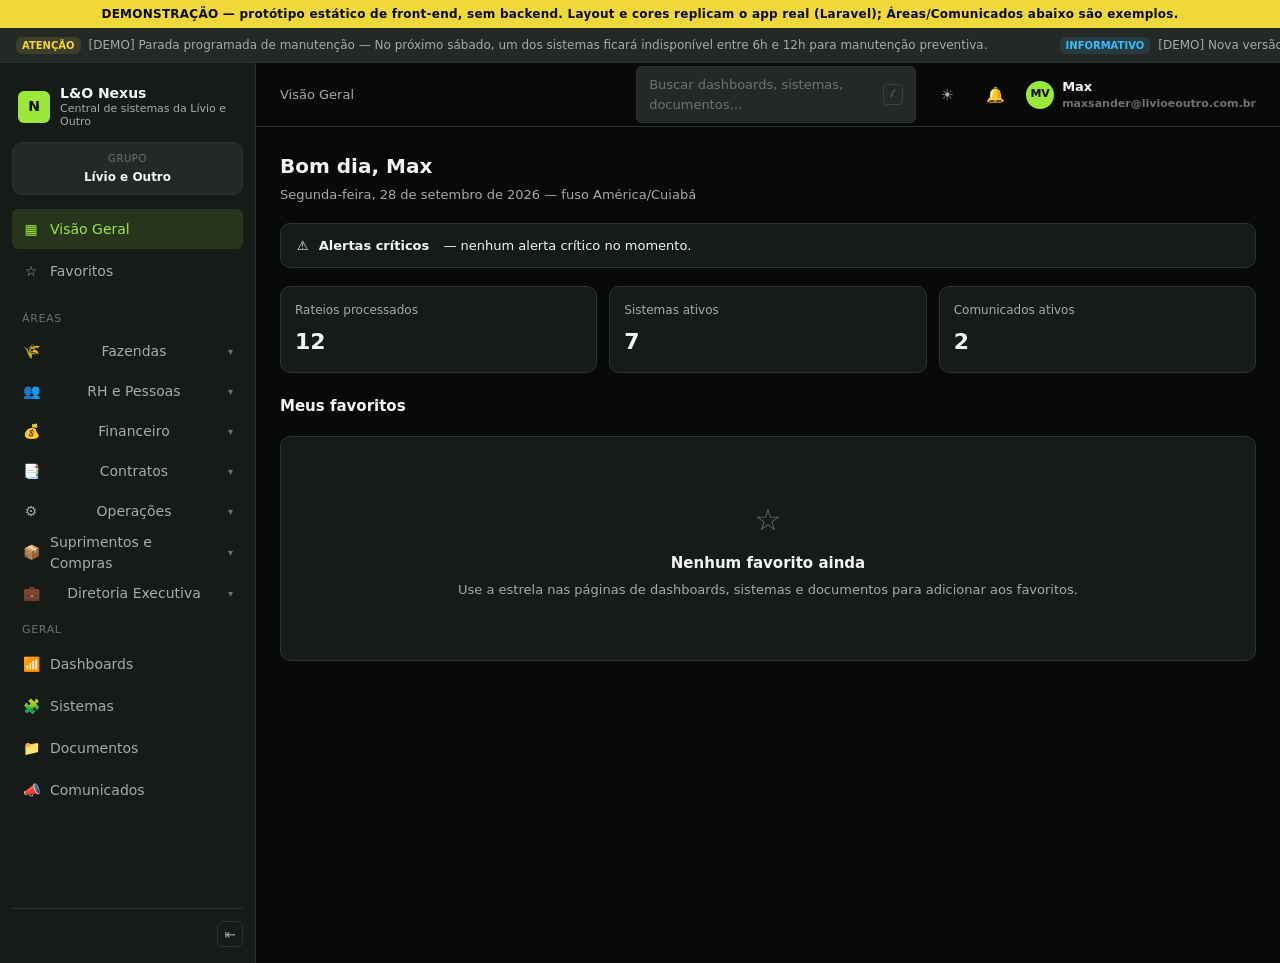
<file: index.html>
<!DOCTYPE html>
<html lang="pt-BR">
<head>
<meta charset="UTF-8">
<meta name="viewport" content="width=device-width, initial-scale=1.0">
<title>Visão Geral — L&O Nexus (demo)</title>
<link rel="stylesheet" href="css/styles.css">
</head>
<body data-page="home">
<div class="demo-banner">DEMONSTRAÇÃO — protótipo estático de front-end, sem backend. Layout e cores replicam o app real (Laravel); Áreas/Comunicados abaixo são exemplos.</div>
<div class="ticker" data-ticker></div>

<div class="app-shell">
<aside class="sidebar">
    <div class="brand">
        <div class="brand-mark">N</div>
        <div class="brand-text">L&amp;O Nexus<small>Central de sistemas da Lívio e Outro</small></div>
    </div>
    <div class="condo-badge">
        <div class="label">Grupo</div>
        <div class="name">Lívio e Outro</div>
    </div>

    <nav class="nav-group">
        <a class="nav-item" data-page="home" href="index.html"><span class="icon">▦</span><span class="nav-label">Visão Geral</span></a>
        <a class="nav-item" href="#"><span class="icon">☆</span><span class="nav-label">Favoritos</span></a>
    </nav>

    <div class="nav-group-title">Áreas</div>
    <div data-areas></div>

    <nav class="nav-group" style="margin-top:8px;">
        <div class="nav-group-title" style="padding-top:0;">Geral</div>
        <a class="nav-item" data-page="dashboards" href="dashboards.html"><span class="icon">📶</span><span class="nav-label">Dashboards</span></a>
        <a class="nav-item" data-page="sistemas" href="sistemas.html"><span class="icon">🧩</span><span class="nav-label">Sistemas</span></a>
        <a class="nav-item" data-page="documentos" href="documentos.html"><span class="icon">📁</span><span class="nav-label">Documentos</span></a>
        <a class="nav-item" data-page="comunicados" href="comunicados.html"><span class="icon">📣</span><span class="nav-label">Comunicados</span></a>
    </nav>

    <div class="sidebar-footer">
        <button class="collapse-toggle" aria-label="Recolher menu">⇤</button>
    </div>
</aside>

<main class="main">
    <div class="topbar">
        <div class="breadcrumb">Visão Geral</div>
        <div class="search-box">Buscar dashboards, sistemas, documentos… <kbd>/</kbd></div>
        <button class="icon-btn" data-theme-toggle aria-label="Mudar tema">☀️</button>
        <button class="icon-btn" aria-label="Notificações">🔔</button>
        <div class="user-chip">
            <div class="avatar">MV</div>
            <span class="name">Max<span class="email">maxsander@livioeoutro.com.br</span></span>
        </div>
    </div>

    <div class="content">
        <div class="page-header">
            <h1>Bom dia, Max</h1>
            <p>Segunda-feira, 28 de setembro de 2026 — fuso América/Cuiabá</p>
        </div>

        <div class="alert-banner">⚠️ <strong>Alertas críticos</strong>&nbsp;— nenhum alerta crítico no momento.</div>

        <div class="indicator-grid" id="indicators"></div>

        <div class="page-header" style="margin-top:8px;">
            <h1 style="font-size:15px;">Meus favoritos</h1>
        </div>
        <div class="card-grid" id="favorites-grid"></div>
    </div>
</main>
</div>

<script src="js/app.js"></script>
<script>
const indicators = [
    { label: 'Rateios processados', value: '12' },
    { label: 'Sistemas ativos', value: '7' },
    { label: 'Comunicados ativos', value: '2' },
];
document.getElementById('indicators').innerHTML = indicators.map(i => `
    <div class="indicator-tile">
        <div class="indicator-label">${i.label}</div>
        <div class="indicator-value">${i.value}</div>
    </div>
`).join('');

async function renderFavorites() {
    const container = document.getElementById('favorites-grid');
    try {
        const systems = await Nexus.loadData('sistemas.json');
        const withId = systems.map(s => ({ ...s, id: `sys-${s.slug}` }));
        const favs = withId.filter(s => Nexus.isFavorite(s.id));

        if (!favs.length) {
            container.innerHTML = `
                <div class="empty-state" style="grid-column: 1 / -1;">
                    <div class="icon">☆</div>
                    <h3>Nenhum favorito ainda</h3>
                    <p>Use a estrela nas páginas de dashboards, sistemas e documentos para adicionar aos favoritos.</p>
                </div>`;
            return;
        }

        container.innerHTML = favs.map(s => `
            <div class="card">
                <div class="card-icon">${s.icon}</div>
                <div class="card-title">${s.title}</div>
                <div class="card-desc">${s.description}</div>
                <div class="card-meta">
                    <span class="chip ${Nexus.statusChipClass(s.status)}">${Nexus.statusLabel(s.status)}</span>
                    <span>${s.category}</span>
                </div>
            </div>
        `).join('');
    } catch {
        container.innerHTML = '<div class="empty-state"><p>Não foi possível carregar os dados de demonstração.</p></div>';
    }
}
renderFavorites();
</script>
</body>
</html>
</file>
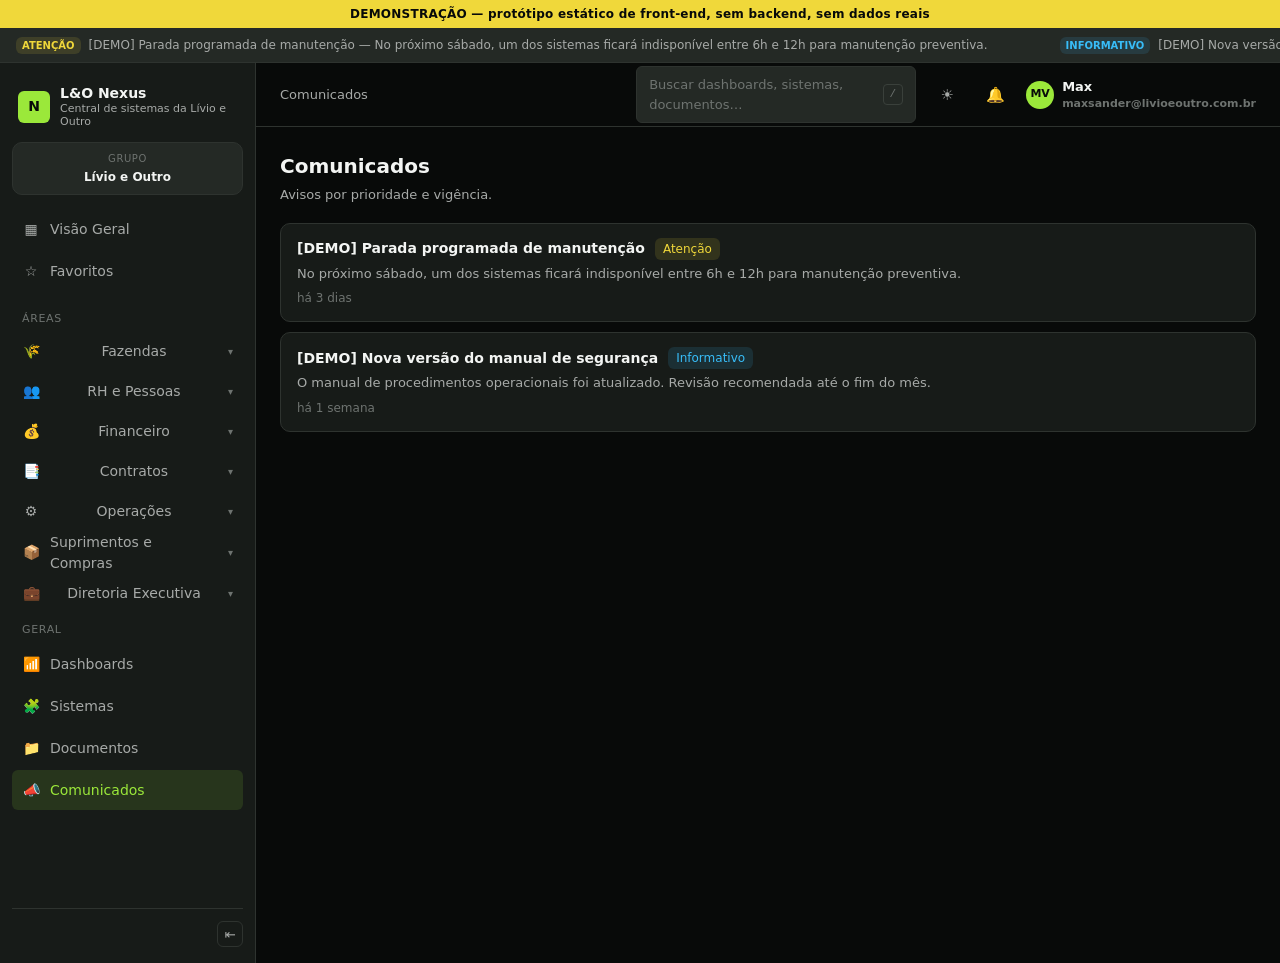
<file: comunicados.html>
<!DOCTYPE html>
<html lang="pt-BR">
<head>
<meta charset="UTF-8">
<meta name="viewport" content="width=device-width, initial-scale=1.0">
<title>Comunicados — L&O Nexus (demo)</title>
<link rel="stylesheet" href="css/styles.css">
</head>
<body data-page="comunicados">
<div class="demo-banner">DEMONSTRAÇÃO — protótipo estático de front-end, sem backend, sem dados reais</div>
<div class="ticker" data-ticker></div>

<div class="app-shell">
<aside class="sidebar">
    <div class="brand">
        <div class="brand-mark">N</div>
        <div class="brand-text">L&amp;O Nexus<small>Central de sistemas da Lívio e Outro</small></div>
    </div>
    <div class="condo-badge">
        <div class="label">Grupo</div>
        <div class="name">Lívio e Outro</div>
    </div>
    <nav class="nav-group">
        <a class="nav-item" data-page="home" href="index.html"><span class="icon">▦</span><span class="nav-label">Visão Geral</span></a>
        <a class="nav-item" href="#"><span class="icon">☆</span><span class="nav-label">Favoritos</span></a>
    </nav>
    <div class="nav-group-title">Áreas</div>
    <div data-areas></div>
    <nav class="nav-group" style="margin-top:8px;">
        <div class="nav-group-title" style="padding-top:0;">Geral</div>
        <a class="nav-item" data-page="dashboards" href="dashboards.html"><span class="icon">📶</span><span class="nav-label">Dashboards</span></a>
        <a class="nav-item" data-page="sistemas" href="sistemas.html"><span class="icon">🧩</span><span class="nav-label">Sistemas</span></a>
        <a class="nav-item" data-page="documentos" href="documentos.html"><span class="icon">📁</span><span class="nav-label">Documentos</span></a>
        <a class="nav-item" data-page="comunicados" href="comunicados.html"><span class="icon">📣</span><span class="nav-label">Comunicados</span></a>
    </nav>
    <div class="sidebar-footer">
        <button class="collapse-toggle" aria-label="Recolher menu">⇤</button>
    </div>
</aside>

<main class="main">
    <div class="topbar">
        <div class="breadcrumb">Comunicados</div>
        <div class="search-box">Buscar dashboards, sistemas, documentos… <kbd>/</kbd></div>
        <button class="icon-btn" data-theme-toggle aria-label="Mudar tema">☀️</button>
        <button class="icon-btn" aria-label="Notificações">🔔</button>
        <div class="user-chip">
            <div class="avatar">MV</div>
            <span class="name">Max<span class="email">maxsander@livioeoutro.com.br</span></span>
        </div>
    </div>

    <div class="content">
        <div class="page-header">
            <h1>Comunicados</h1>
            <p>Avisos por prioridade e vigência.</p>
        </div>

        <div class="announcement-list" id="ann-list"></div>
    </div>
</main>
</div>

<script src="js/app.js"></script>
<script>
const chipClass = { atencao: 'chip-warning-bg', informativo: 'chip-info-bg', critico: 'chip-danger-bg' };

(async function init() {
    const list = document.getElementById('ann-list');
    try {
        const data = await Nexus.loadData('comunicados.json');
        list.innerHTML = data.map(a => `
            <div class="announcement">
                <div class="announcement-head">
                    <span class="announcement-title">${a.title}</span>
                    <span class="chip ${chipClass[a.priority] || 'chip-info-bg'}">${a.priority_label}</span>
                </div>
                <div class="announcement-body">${a.body}</div>
                <div class="announcement-date">${a.relative}</div>
            </div>
        `).join('');
    } catch {
        list.innerHTML = '<div class="empty-state"><p>Não foi possível carregar os dados de demonstração.</p></div>';
    }
})();
</script>
</body>
</html>
</file>
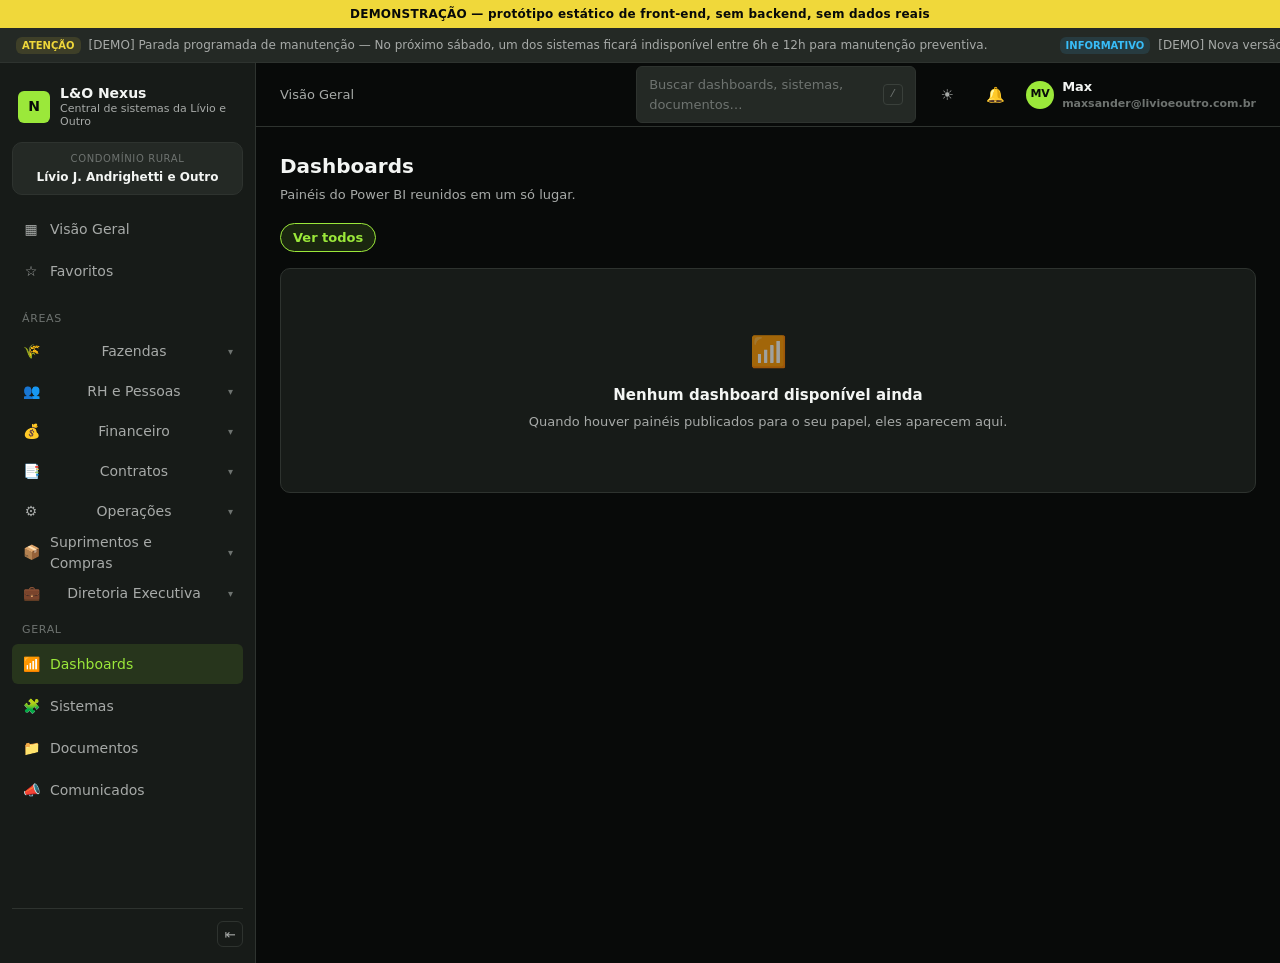
<file: dashboards.html>
<!DOCTYPE html>
<html lang="pt-BR">
<head>
<meta charset="UTF-8">
<meta name="viewport" content="width=device-width, initial-scale=1.0">
<title>Dashboards — L&O Nexus (demo)</title>
<link rel="stylesheet" href="css/styles.css">
</head>
<body data-page="dashboards">
<div class="demo-banner">DEMONSTRAÇÃO — protótipo estático de front-end, sem backend, sem dados reais</div>
<div class="ticker" data-ticker></div>

<div class="app-shell">
<aside class="sidebar">
    <div class="brand">
        <div class="brand-mark">N</div>
        <div class="brand-text">L&amp;O Nexus<small>Central de sistemas da Lívio e Outro</small></div>
    </div>
    <div class="condo-badge">
        <div class="label">Condomínio Rural</div>
        <div class="name">Lívio J. Andrighetti e Outro</div>
    </div>
    <nav class="nav-group">
        <a class="nav-item" data-page="home" href="index.html"><span class="icon">▦</span><span class="nav-label">Visão Geral</span></a>
        <a class="nav-item" href="#"><span class="icon">☆</span><span class="nav-label">Favoritos</span></a>
    </nav>
    <div class="nav-group-title">Áreas</div>
    <div data-areas></div>
    <nav class="nav-group" style="margin-top:8px;">
        <div class="nav-group-title" style="padding-top:0;">Geral</div>
        <a class="nav-item" data-page="dashboards" href="dashboards.html"><span class="icon">📶</span><span class="nav-label">Dashboards</span></a>
        <a class="nav-item" data-page="sistemas" href="sistemas.html"><span class="icon">🧩</span><span class="nav-label">Sistemas</span></a>
        <a class="nav-item" data-page="documentos" href="documentos.html"><span class="icon">📁</span><span class="nav-label">Documentos</span></a>
        <a class="nav-item" data-page="comunicados" href="comunicados.html"><span class="icon">📣</span><span class="nav-label">Comunicados</span></a>
    </nav>
    <div class="sidebar-footer">
        <button class="collapse-toggle" aria-label="Recolher menu">⇤</button>
    </div>
</aside>

<main class="main">
    <div class="topbar">
        <div class="breadcrumb">Visão Geral</div>
        <div class="search-box">Buscar dashboards, sistemas, documentos… <kbd>/</kbd></div>
        <button class="icon-btn" data-theme-toggle aria-label="Mudar tema">☀️</button>
        <button class="icon-btn" aria-label="Notificações">🔔</button>
        <div class="user-chip">
            <div class="avatar">MV</div>
            <span class="name">Max<span class="email">maxsander@livioeoutro.com.br</span></span>
        </div>
    </div>

    <div class="content">
        <div class="page-header">
            <h1>Dashboards</h1>
            <p>Painéis do Power BI reunidos em um só lugar.</p>
        </div>

        <div class="filter-bar">
            <button class="filter-chip active">Ver todos</button>
        </div>

        <div class="empty-state">
            <div class="icon">📶</div>
            <h3>Nenhum dashboard disponível ainda</h3>
            <p>Quando houver painéis publicados para o seu papel, eles aparecem aqui.</p>
        </div>
    </div>
</main>
</div>

<script src="js/app.js"></script>
</body>
</html>
</file>
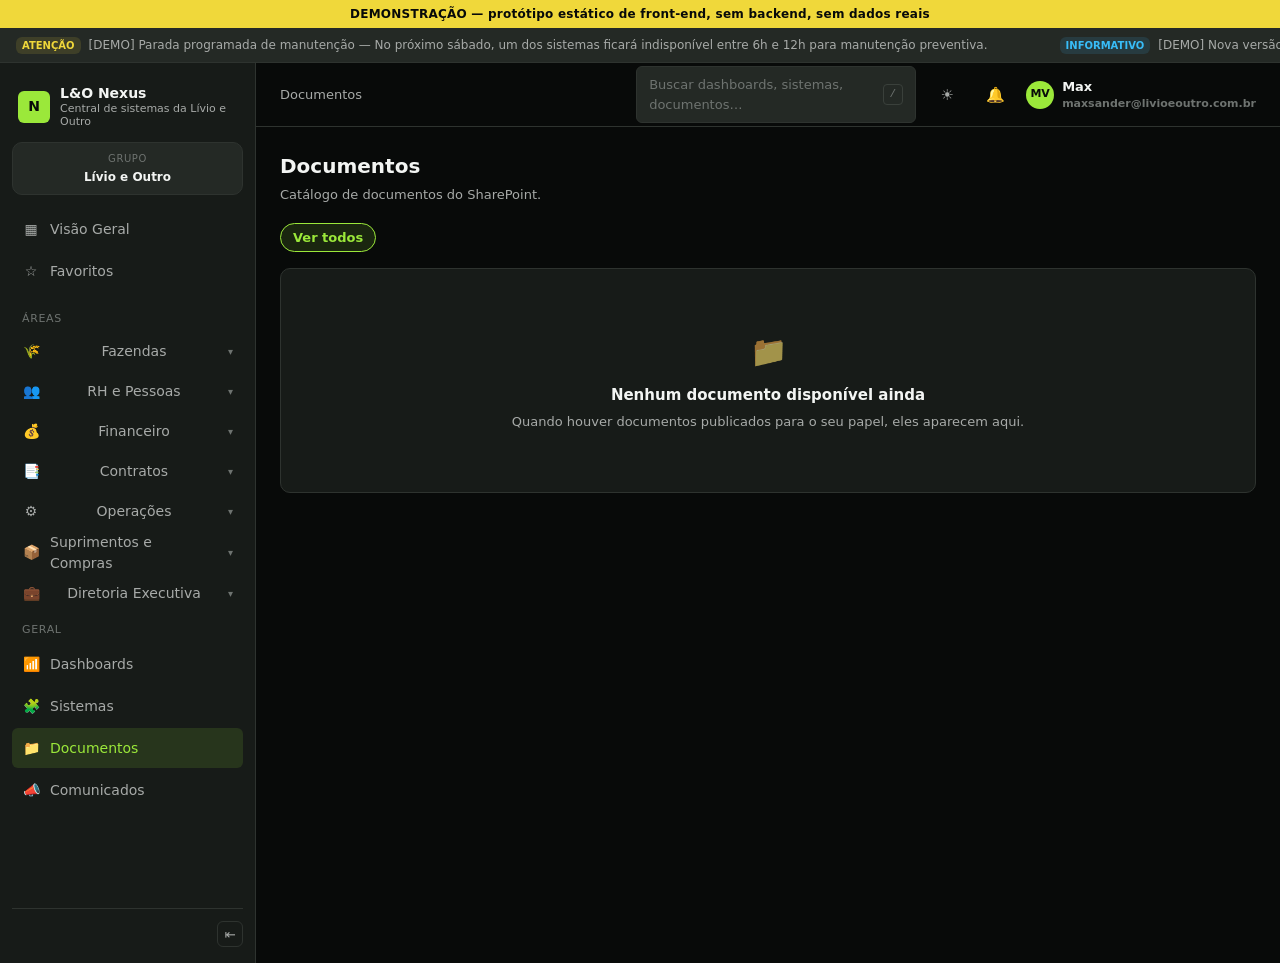
<file: documentos.html>
<!DOCTYPE html>
<html lang="pt-BR">
<head>
<meta charset="UTF-8">
<meta name="viewport" content="width=device-width, initial-scale=1.0">
<title>Documentos — L&O Nexus (demo)</title>
<link rel="stylesheet" href="css/styles.css">
</head>
<body data-page="documentos">
<div class="demo-banner">DEMONSTRAÇÃO — protótipo estático de front-end, sem backend, sem dados reais</div>
<div class="ticker" data-ticker></div>

<div class="app-shell">
<aside class="sidebar">
    <div class="brand">
        <div class="brand-mark">N</div>
        <div class="brand-text">L&amp;O Nexus<small>Central de sistemas da Lívio e Outro</small></div>
    </div>
    <div class="condo-badge">
        <div class="label">Grupo</div>
        <div class="name">Lívio e Outro</div>
    </div>
    <nav class="nav-group">
        <a class="nav-item" data-page="home" href="index.html"><span class="icon">▦</span><span class="nav-label">Visão Geral</span></a>
        <a class="nav-item" href="#"><span class="icon">☆</span><span class="nav-label">Favoritos</span></a>
    </nav>
    <div class="nav-group-title">Áreas</div>
    <div data-areas></div>
    <nav class="nav-group" style="margin-top:8px;">
        <div class="nav-group-title" style="padding-top:0;">Geral</div>
        <a class="nav-item" data-page="dashboards" href="dashboards.html"><span class="icon">📶</span><span class="nav-label">Dashboards</span></a>
        <a class="nav-item" data-page="sistemas" href="sistemas.html"><span class="icon">🧩</span><span class="nav-label">Sistemas</span></a>
        <a class="nav-item" data-page="documentos" href="documentos.html"><span class="icon">📁</span><span class="nav-label">Documentos</span></a>
        <a class="nav-item" data-page="comunicados" href="comunicados.html"><span class="icon">📣</span><span class="nav-label">Comunicados</span></a>
    </nav>
    <div class="sidebar-footer">
        <button class="collapse-toggle" aria-label="Recolher menu">⇤</button>
    </div>
</aside>

<main class="main">
    <div class="topbar">
        <div class="breadcrumb">Documentos</div>
        <div class="search-box">Buscar dashboards, sistemas, documentos… <kbd>/</kbd></div>
        <button class="icon-btn" data-theme-toggle aria-label="Mudar tema">☀️</button>
        <button class="icon-btn" aria-label="Notificações">🔔</button>
        <div class="user-chip">
            <div class="avatar">MV</div>
            <span class="name">Max<span class="email">maxsander@livioeoutro.com.br</span></span>
        </div>
    </div>

    <div class="content">
        <div class="page-header">
            <h1>Documentos</h1>
            <p>Catálogo de documentos do SharePoint.</p>
        </div>

        <div class="filter-bar">
            <button class="filter-chip active">Ver todos</button>
        </div>

        <div class="empty-state">
            <div class="icon">📁</div>
            <h3>Nenhum documento disponível ainda</h3>
            <p>Quando houver documentos publicados para o seu papel, eles aparecem aqui.</p>
        </div>
    </div>
</main>
</div>

<script src="js/app.js"></script>
</body>
</html>
</file>
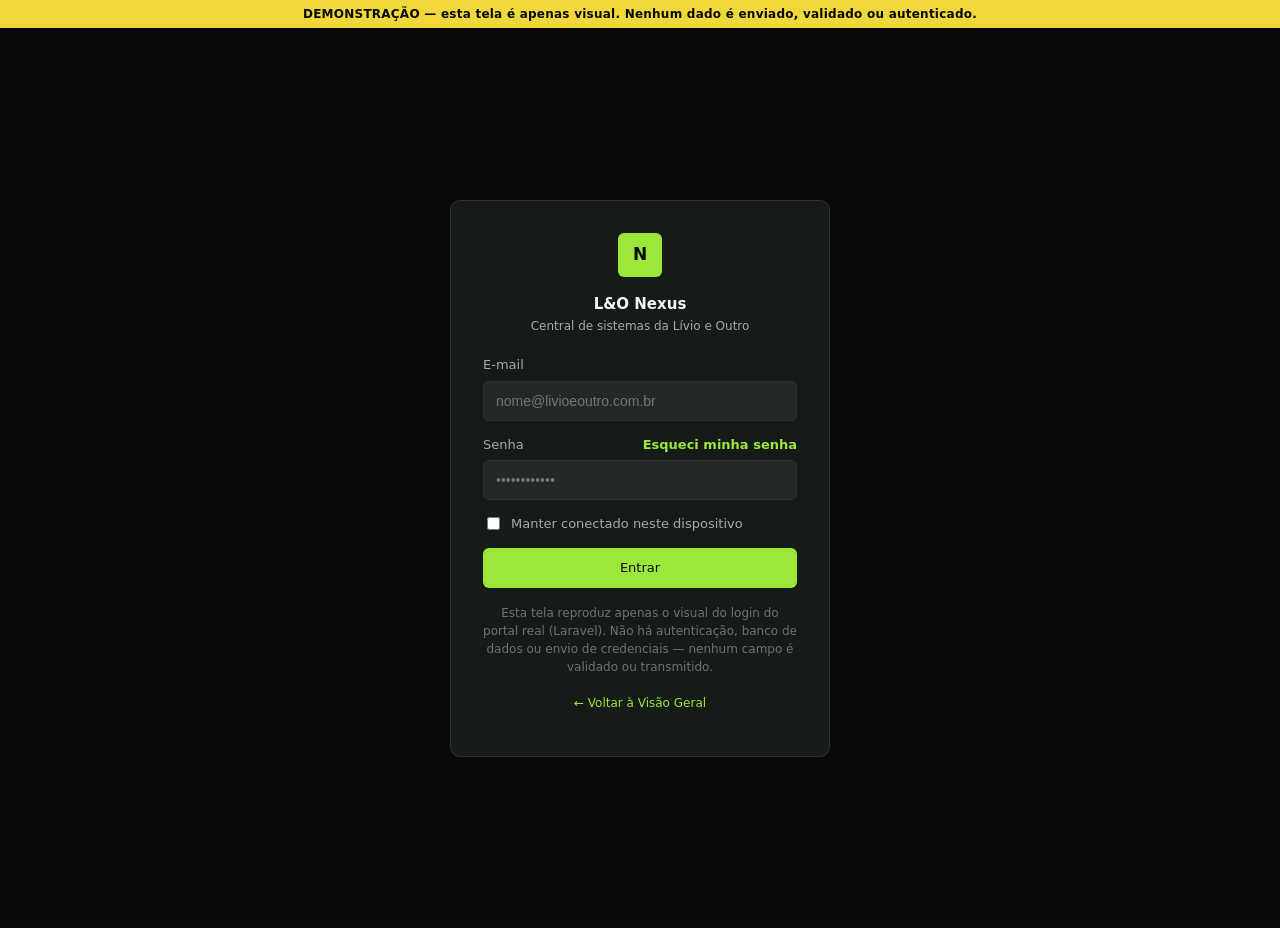
<file: login.html>
<!DOCTYPE html>
<html lang="pt-BR">
<head>
<meta charset="UTF-8">
<meta name="viewport" content="width=device-width, initial-scale=1.0">
<title>Entrar — L&O Nexus (demo)</title>
<link rel="stylesheet" href="css/styles.css">
</head>
<body data-page="login">
<div class="demo-banner">DEMONSTRAÇÃO — esta tela é apenas visual. Nenhum dado é enviado, validado ou autenticado.</div>
<div class="login-shell">
    <div class="login-card">
        <div class="brand-capsule"><div class="brand-mark" style="width:44px;height:44px;font-size:17px;">N</div></div>
        <div class="login-title">L&amp;O Nexus</div>
        <div class="login-sub">Central de sistemas da Lívio e Outro</div>

        <form id="mock-login">
            <div class="field-group">
                <label for="email">E-mail</label>
                <input class="field" type="email" id="email" placeholder="nome@livioeoutro.com.br" autocomplete="off">
            </div>
            <div class="field-group">
                <label for="senha" style="display:flex; justify-content:space-between;">Senha <a href="#" style="color:var(--color-brand); font-weight:600;" onclick="return false;">Esqueci minha senha</a></label>
                <input class="field" type="password" id="senha" placeholder="••••••••••••" autocomplete="off">
            </div>
            <div class="field-group" style="display:flex; align-items:center; gap:8px;">
                <input type="checkbox" id="manter">
                <label for="manter" style="margin:0;">Manter conectado neste dispositivo</label>
            </div>
            <button type="submit" class="btn btn-primary" style="width:100%;">Entrar</button>
        </form>

        <p class="login-note">
            Esta tela reproduz apenas o visual do login do portal real (Laravel).
            Não há autenticação, banco de dados ou envio de credenciais — nenhum campo é validado ou transmitido.
            <br><br>
            <a href="index.html" style="color: var(--color-brand);">← Voltar à Visão Geral</a>
        </p>
    </div>
</div>

<script>
document.getElementById('mock-login').addEventListener('submit', (e) => {
    e.preventDefault();
    alert('Demonstração apenas visual: nenhuma credencial é validada ou enviada. Redirecionando para a Visão Geral.');
    window.location.href = 'index.html';
});
</script>
</body>
</html>
</file>
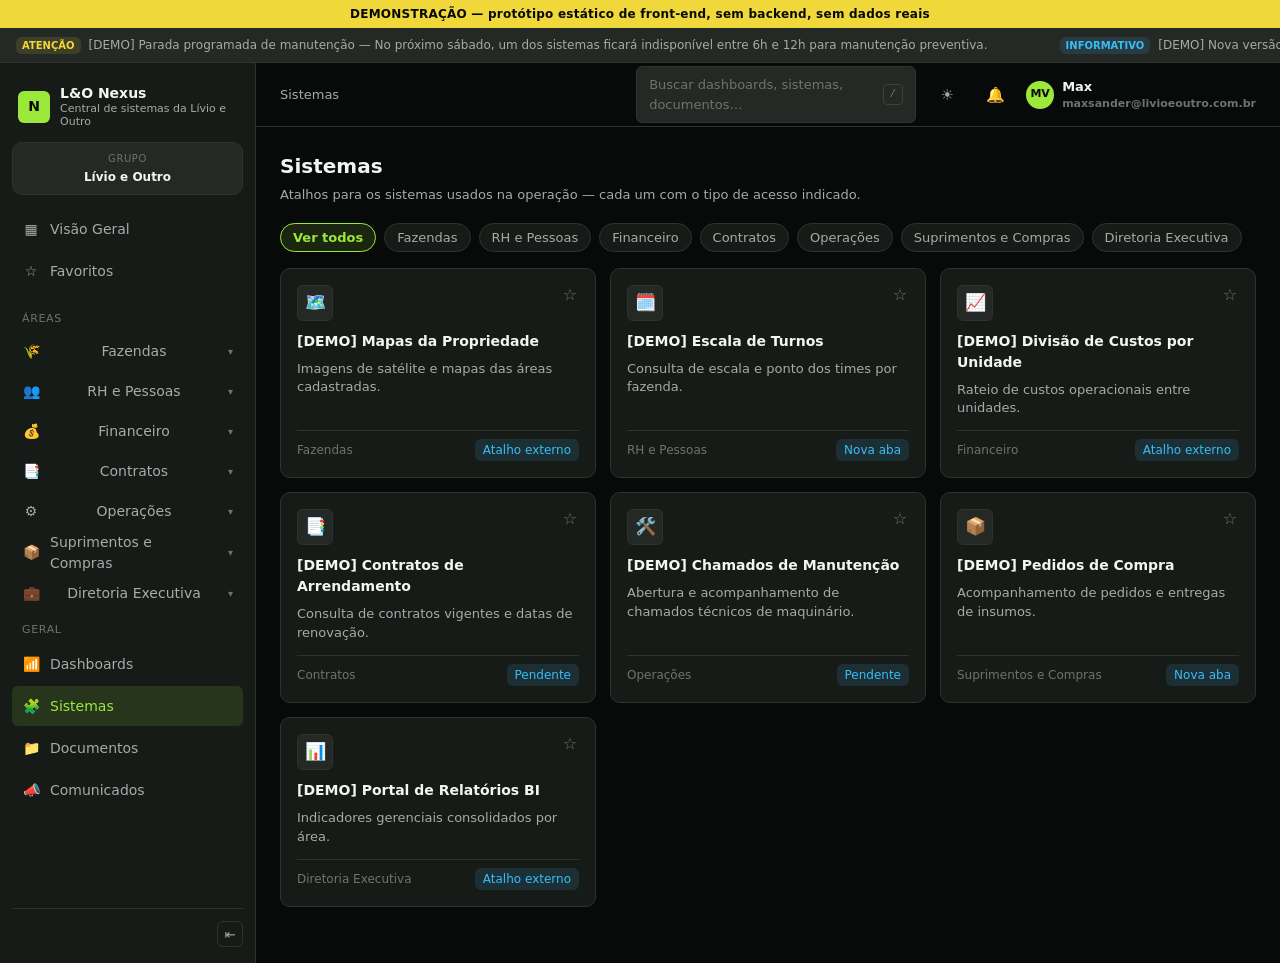
<file: sistemas.html>
<!DOCTYPE html>
<html lang="pt-BR">
<head>
<meta charset="UTF-8">
<meta name="viewport" content="width=device-width, initial-scale=1.0">
<title>Sistemas — L&O Nexus (demo)</title>
<link rel="stylesheet" href="css/styles.css">
</head>
<body data-page="sistemas">
<div class="demo-banner">DEMONSTRAÇÃO — protótipo estático de front-end, sem backend, sem dados reais</div>
<div class="ticker" data-ticker></div>

<div class="app-shell">
<aside class="sidebar">
    <div class="brand">
        <div class="brand-mark">N</div>
        <div class="brand-text">L&amp;O Nexus<small>Central de sistemas da Lívio e Outro</small></div>
    </div>
    <div class="condo-badge">
        <div class="label">Grupo</div>
        <div class="name">Lívio e Outro</div>
    </div>
    <nav class="nav-group">
        <a class="nav-item" data-page="home" href="index.html"><span class="icon">▦</span><span class="nav-label">Visão Geral</span></a>
        <a class="nav-item" href="#"><span class="icon">☆</span><span class="nav-label">Favoritos</span></a>
    </nav>
    <div class="nav-group-title">Áreas</div>
    <div data-areas></div>
    <nav class="nav-group" style="margin-top:8px;">
        <div class="nav-group-title" style="padding-top:0;">Geral</div>
        <a class="nav-item" data-page="dashboards" href="dashboards.html"><span class="icon">📶</span><span class="nav-label">Dashboards</span></a>
        <a class="nav-item" data-page="sistemas" href="sistemas.html"><span class="icon">🧩</span><span class="nav-label">Sistemas</span></a>
        <a class="nav-item" data-page="documentos" href="documentos.html"><span class="icon">📁</span><span class="nav-label">Documentos</span></a>
        <a class="nav-item" data-page="comunicados" href="comunicados.html"><span class="icon">📣</span><span class="nav-label">Comunicados</span></a>
    </nav>
    <div class="sidebar-footer">
        <button class="collapse-toggle" aria-label="Recolher menu">⇤</button>
    </div>
</aside>

<main class="main">
    <div class="topbar">
        <div class="breadcrumb">Sistemas</div>
        <div class="search-box">Buscar dashboards, sistemas, documentos… <kbd>/</kbd></div>
        <button class="icon-btn" data-theme-toggle aria-label="Mudar tema">☀️</button>
        <button class="icon-btn" aria-label="Notificações">🔔</button>
        <div class="user-chip">
            <div class="avatar">MV</div>
            <span class="name">Max<span class="email">maxsander@livioeoutro.com.br</span></span>
        </div>
    </div>

    <div class="content">
        <div class="page-header">
            <h1>Sistemas</h1>
            <p>Atalhos para os sistemas usados na operação — cada um com o tipo de acesso indicado.</p>
        </div>

        <div class="filter-bar" id="filters"></div>
        <div class="card-grid" id="sys-grid"></div>
    </div>
</main>
</div>

<script src="js/app.js"></script>
<script>
let allSystems = [];
let activeCategory = 'todas';

function render() {
    const grid = document.getElementById('sys-grid');
    const filtered = activeCategory === 'todas' ? allSystems : allSystems.filter(s => s.category === activeCategory);

    if (!filtered.length) {
        grid.innerHTML = '<div class="empty-state" style="grid-column: 1 / -1;"><div class="icon">🔎</div><h3>Nenhum sistema nesta categoria</h3></div>';
        return;
    }

    grid.innerHTML = filtered.map(s => `
        <div class="card" data-open="${s.slug}">
            <div style="display:flex; align-items:flex-start; justify-content:space-between;">
                <div class="card-icon">${s.icon}</div>
                <button class="favorite-btn ${Nexus.isFavorite('sys-' + s.slug) ? 'active' : ''}" data-fav="sys-${s.slug}" aria-label="Favoritar">
                    ${Nexus.isFavorite('sys-' + s.slug) ? '★' : '☆'}
                </button>
            </div>
            <div class="card-title">${s.title}</div>
            <div class="card-desc">${s.description}</div>
            <div class="card-meta">
                <span>${s.category}</span>
                <span class="chip chip-info-bg">${Nexus.integrationLabel(s.integration_type)}</span>
            </div>
        </div>
    `).join('');

    grid.querySelectorAll('[data-fav]').forEach(btn => {
        btn.addEventListener('click', (e) => { e.stopPropagation(); Nexus.toggleFavorite(btn.dataset.fav); render(); });
    });
    grid.querySelectorAll('[data-open]').forEach(card => {
        card.addEventListener('click', () => {
            alert('Em um portal real, isto abriria o sistema conforme a integração configurada. Nesta demonstração estática não há esse redirecionamento.');
        });
    });
}

function renderFilters(categories) {
    const bar = document.getElementById('filters');
    const cats = ['todas', ...categories];
    bar.innerHTML = cats.map(c => `<button class="filter-chip ${c === activeCategory ? 'active' : ''}" data-cat="${c}">${c === 'todas' ? 'Ver todos' : c}</button>`).join('');
    bar.querySelectorAll('[data-cat]').forEach(btn => {
        btn.addEventListener('click', () => { activeCategory = btn.dataset.cat; renderFilters(categories); render(); });
    });
}

(async function init() {
    try {
        allSystems = await Nexus.loadData('sistemas.json');
        const categories = [...new Set(allSystems.map(s => s.category))];
        renderFilters(categories);
        render();
    } catch {
        document.getElementById('sys-grid').innerHTML = '<div class="empty-state"><p>Não foi possível carregar os dados de demonstração.</p></div>';
    }
})();
</script>
</body>
</html>
</file>
<file: css/styles.css>
/* L&O Nexus — Demonstração estática
   Tokens e componentes copiados de resources/css/app.css do projeto real (Laravel 13 + Tailwind 4),
   em 28/09/2026 (paleta "boost neon" de 21/08/2026 + tema claro).
   Esta é uma demonstração de front-end/UX — sem autenticação, sem backend, sem dados reais. */

@font-face {
    font-family: 'Inter';
    src: local('Inter');
}

:root {
    --font-sans: 'Inter', ui-sans-serif, system-ui, 'Segoe UI', Roboto, sans-serif;

    /* --- Tema escuro (nativo) --- */
    --color-base: #080a09;
    --color-surface: #171b18;
    --color-elevated: #242925;
    --color-line: #2e332f;
    --color-line-strong: #3a403b;

    --color-ink: #f3f5f3;
    --color-ink-muted: #a7aaa8;
    --color-ink-faint: #6e7370;

    --color-brand: #9be83a;
    --color-brand-hover: #74c22a;
    --color-on-brand: #080a09;

    --color-warning: #f0d83a;
    --color-danger: #ff6b5e;
    --color-info: #38bdf8;
    --color-success: #34d399;

    --color-capsule-bg: #f3f5f3;

    --radius-control: 6px;
    --radius-card: 10px;
    --spacing-sidebar: 256px;
    --spacing-sidebar-collapsed: 64px;
    --spacing-header: 64px;
}

:root[data-theme='light'] {
    --color-base: #f6f8f5;
    --color-surface: #ffffff;
    --color-elevated: #eef1ec;
    --color-line: #dde3d9;
    --color-line-strong: #c5cdc0;

    --color-ink: #12140f;
    --color-ink-muted: #52584d;
    --color-ink-faint: #82887c;

    --color-brand: #5b8f2e;
    --color-brand-hover: #4a7526;

    --color-warning: #9a7b0a;
    --color-danger: #c33a2e;
    --color-info: #1f6fa8;
    --color-success: #1f8a5c;
}

* { box-sizing: border-box; }

html, body {
    margin: 0;
    padding: 0;
    background: var(--color-base);
    color: var(--color-ink);
    font-family: var(--font-sans);
    font-size: 14px;
    line-height: 1.5;
    -webkit-font-smoothing: antialiased;
}

a { color: inherit; text-decoration: none; }
button { font-family: inherit; }
:focus-visible { outline: 2px solid var(--color-brand); outline-offset: 2px; border-radius: 2px; }

.chip-brand-bg { background: color-mix(in srgb, var(--color-brand) 12%, transparent); color: var(--color-brand); }
.chip-warning-bg { background: color-mix(in srgb, var(--color-warning) 12%, transparent); color: var(--color-warning); }
.chip-danger-bg { background: color-mix(in srgb, var(--color-danger) 15%, transparent); color: var(--color-danger); }
.chip-info-bg { background: color-mix(in srgb, var(--color-info) 12%, transparent); color: var(--color-info); }

/* ---------- Faixa de demonstração (nossa, não existe no app real) ---------- */
.demo-banner {
    background: var(--color-warning);
    color: #080a09;
    text-align: center;
    font-size: 12px;
    font-weight: 700;
    padding: 5px 12px;
    letter-spacing: 0.02em;
}

/* ---------- Ticker de comunicados (topo, igual ao real) ---------- */
.ticker {
    overflow: hidden;
    background: var(--color-elevated);
    border-bottom: 1px solid var(--color-line);
    white-space: nowrap;
}
.ticker__track {
    display: inline-flex;
    gap: 40px;
    padding: 8px 0;
    animation: ticker-scroll 30s linear infinite;
}
.ticker:hover .ticker__track { animation-play-state: paused; }
.ticker__item {
    display: inline-flex;
    align-items: center;
    gap: 8px;
    font-size: 12px;
    color: var(--color-ink-muted);
    padding: 0 16px;
}
.ticker__flag {
    font-size: 10px;
    font-weight: 700;
    text-transform: uppercase;
    padding: 1px 6px;
    border-radius: var(--radius-control);
}
@keyframes ticker-scroll {
    0% { transform: translateX(0); }
    100% { transform: translateX(-50%); }
}
@media (prefers-reduced-motion: reduce) {
    .ticker__track { animation-duration: 0.01ms; animation-iteration-count: 1; }
}

/* ---------- Layout ---------- */
.app-shell { display: flex; min-height: 100vh; }

.sidebar {
    width: var(--spacing-sidebar);
    flex-shrink: 0;
    background: var(--color-surface);
    border-right: 1px solid var(--color-line);
    display: flex;
    flex-direction: column;
    padding: 16px 12px;
    transition: width 0.2s ease;
}
.sidebar.collapsed { width: var(--spacing-sidebar-collapsed); }
.sidebar.collapsed .brand-text,
.sidebar.collapsed .condo-badge,
.sidebar.collapsed .nav-label,
.sidebar.collapsed .area-group,
.sidebar.collapsed .nav-group-title,
.sidebar.collapsed .sidebar-footer span { display: none; }

.brand { display: flex; align-items: center; gap: 10px; padding: 6px 6px 14px; }
.brand-mark {
    width: 32px; height: 32px; border-radius: var(--radius-control);
    background: var(--color-brand); color: var(--color-on-brand);
    display: flex; align-items: center; justify-content: center;
    font-weight: 800; font-size: 14px; flex-shrink: 0;
}
.brand-text { font-weight: 700; font-size: 14px; line-height: 1.2; }
.brand-text small { display: block; font-weight: 400; font-size: 11px; color: var(--color-ink-muted); }

.condo-badge {
    text-align: center;
    background: var(--color-elevated);
    border: 1px solid var(--color-line);
    border-radius: var(--radius-card);
    padding: 8px 10px;
    margin-bottom: 14px;
}
.condo-badge .label { font-size: 10px; text-transform: uppercase; letter-spacing: 0.06em; color: var(--color-ink-faint); }
.condo-badge .name { font-size: 12px; font-weight: 600; margin-top: 2px; }

.nav-group { display: flex; flex-direction: column; gap: 2px; margin-bottom: 10px; }
.nav-group-title { font-size: 11px; text-transform: uppercase; letter-spacing: 0.06em; color: var(--color-ink-faint); padding: 10px 10px 4px; }

.nav-item {
    display: flex; align-items: center; gap: 10px;
    min-height: 40px; padding: 0 10px;
    border-radius: var(--radius-control);
    color: var(--color-ink-muted); font-size: 14px;
    cursor: pointer;
}
.nav-item .icon { width: 18px; text-align: center; flex-shrink: 0; }
.nav-item:hover { background: var(--color-elevated); color: var(--color-ink); }
.nav-item-active { background: color-mix(in srgb, var(--color-brand) 12%, transparent); color: var(--color-brand); font-weight: 500; }

.area-toggle { display: flex; align-items: center; justify-content: space-between; cursor: pointer; }
.area-toggle .chevron { font-size: 10px; color: var(--color-ink-faint); transition: transform 0.15s ease; }
.area-toggle.open .chevron { transform: rotate(180deg); }
.area-body {
    display: none;
    padding: 6px 10px 10px 34px;
    font-size: 12px;
    color: var(--color-ink-faint);
}
.area-body.open { display: block; }
.area-body .area-cat { font-size: 10px; text-transform: uppercase; letter-spacing: 0.05em; color: var(--color-ink-faint); margin: 6px 0 2px; }
.area-body a { display: flex; align-items: center; gap: 6px; color: var(--color-ink-muted); padding: 4px 0; }
.area-body a:hover { color: var(--color-brand); }

.sidebar-footer { margin-top: auto; padding-top: 12px; border-top: 1px solid var(--color-line); display: flex; align-items: center; gap: 10px; font-size: 13px; color: var(--color-ink-muted); }
.avatar { width: 28px; height: 28px; border-radius: 50%; background: var(--color-brand); color: var(--color-on-brand); display: flex; align-items: center; justify-content: center; font-weight: 700; font-size: 11px; flex-shrink: 0; }
.collapse-toggle { background: none; border: 1px solid var(--color-line); color: var(--color-ink-muted); border-radius: var(--radius-control); width: 26px; height: 26px; cursor: pointer; margin-left: auto; }
.collapse-toggle:hover { color: var(--color-ink); border-color: var(--color-line-strong); }

/* ---------- Conteúdo ---------- */
.main { flex: 1; min-width: 0; display: flex; flex-direction: column; }

.topbar {
    display: flex; align-items: center; gap: 14px;
    padding: 0 24px; height: var(--spacing-header);
    border-bottom: 1px solid var(--color-line);
    position: sticky; top: 0; background: var(--color-base); z-index: 5;
}
.breadcrumb { font-size: 13px; color: var(--color-ink-muted); }

.search-box {
    margin-left: auto; display: flex; align-items: center; gap: 8px;
    background: var(--color-elevated); border: 1px solid var(--color-line);
    border-radius: var(--radius-control); padding: 8px 12px;
    color: var(--color-ink-faint); font-size: 13px; width: 280px; cursor: pointer;
}
.search-box kbd { margin-left: auto; font-size: 11px; border: 1px solid var(--color-line-strong); border-radius: 4px; padding: 1px 6px; }

.icon-btn {
    width: 34px; height: 34px; border-radius: var(--radius-control);
    border: none; background: transparent; color: var(--color-ink-muted);
    display: flex; align-items: center; justify-content: center; cursor: pointer; font-size: 15px;
}
.icon-btn:hover { background: var(--color-elevated); color: var(--color-ink); }

.user-chip { display: flex; align-items: center; gap: 8px; font-size: 13px; cursor: pointer; }
.user-chip .name { font-weight: 600; }
.user-chip .email { display: block; font-size: 11px; color: var(--color-ink-faint); }

.content { padding: 24px; flex: 1; }

.page-header { margin-bottom: 18px; }
.page-header h1 { font-size: 20px; margin: 0 0 4px; }
.page-header p { margin: 0; color: var(--color-ink-muted); font-size: 13px; }

/* ---------- Alertas ---------- */
.alert-banner { display: flex; align-items: center; gap: 10px; padding: 12px 16px; border-radius: var(--radius-card); font-size: 13px; margin-bottom: 18px; border: 1px solid var(--color-line); background: var(--color-surface); }

/* ---------- Chips ---------- */
.chip { display: inline-flex; align-items: center; gap: 6px; padding: 2px 8px; border-radius: var(--radius-control); font-size: 12px; font-weight: 500; white-space: nowrap; }

/* ---------- Filtros ---------- */
.filter-bar { display: flex; align-items: center; gap: 8px; flex-wrap: wrap; margin-bottom: 16px; }
.filter-chip {
    padding: 6px 12px; border-radius: 999px; border: 1px solid var(--color-line);
    background: var(--color-surface); color: var(--color-ink-muted); font-size: 13px; cursor: pointer;
}
.filter-chip.active { background: color-mix(in srgb, var(--color-brand) 12%, transparent); border-color: var(--color-brand); color: var(--color-brand); font-weight: 600; }

/* ---------- Cartões ---------- */
.card-grid { display: grid; grid-template-columns: repeat(auto-fill, minmax(260px, 1fr)); gap: 14px; }

.card {
    background: var(--color-surface); border: 1px solid var(--color-line); border-radius: var(--radius-card);
    padding: 16px; display: flex; flex-direction: column; gap: 8px; cursor: pointer;
    transition: border-color 150ms ease, background-color 150ms ease;
}
.card:hover { border-color: var(--color-brand); background: var(--color-elevated); }

.card-icon { width: 36px; height: 36px; border-radius: var(--radius-control); background: var(--color-elevated); display: flex; align-items: center; justify-content: center; font-size: 17px; border: 1px solid var(--color-line); }
.card-title { font-size: 14px; font-weight: 600; margin-top: 2px; }
.card-desc { font-size: 13px; color: var(--color-ink-muted); line-height: 1.45; flex: 1; }
.card-meta { display: flex; align-items: center; justify-content: space-between; font-size: 12px; color: var(--color-ink-faint); border-top: 1px solid var(--color-line); padding-top: 8px; margin-top: 4px; }

.favorite-btn { background: none; border: none; color: var(--color-ink-faint); font-size: 16px; cursor: pointer; padding: 2px; line-height: 1; }
.favorite-btn.active { color: var(--color-warning); }

/* ---------- Legenda de integração ---------- */
.legend-box { background: var(--color-surface); border: 1px solid var(--color-line); border-radius: var(--radius-card); padding: 18px 20px; margin-top: 22px; }
.legend-box h3 { font-size: 14px; margin: 0 0 4px; }
.legend-box > p { margin: 0 0 14px; font-size: 12px; color: var(--color-ink-muted); }
.legend-grid { display: grid; grid-template-columns: repeat(auto-fill, minmax(220px, 1fr)); gap: 12px; }
.legend-item .chip { margin-bottom: 4px; }
.legend-item p { margin: 0; font-size: 12px; color: var(--color-ink-muted); }

/* ---------- Estado vazio ---------- */
.empty-state { text-align: center; padding: 60px 20px; color: var(--color-ink-muted); background: var(--color-surface); border: 1px solid var(--color-line); border-radius: var(--radius-card); }
.empty-state .icon { font-size: 30px; margin-bottom: 10px; opacity: 0.6; }
.empty-state h3 { color: var(--color-ink); margin: 0 0 6px; font-size: 15px; }
.empty-state p { margin: 0; font-size: 13px; }

/* ---------- Comunicados ---------- */
.announcement-list { display: flex; flex-direction: column; gap: 10px; }
.announcement { background: var(--color-surface); border: 1px solid var(--color-line); border-radius: var(--radius-card); padding: 14px 16px; }
.announcement-head { display: flex; align-items: center; gap: 10px; margin-bottom: 4px; }
.announcement-title { font-weight: 600; font-size: 14px; }
.announcement-body { font-size: 13px; color: var(--color-ink-muted); }
.announcement-date { font-size: 12px; color: var(--color-ink-faint); margin-top: 6px; }

/* ---------- Indicadores ---------- */
.indicator-grid { display: grid; grid-template-columns: repeat(auto-fit, minmax(200px, 1fr)); gap: 12px; margin-bottom: 22px; }
.indicator-tile { background: var(--color-surface); border: 1px solid var(--color-line); border-radius: var(--radius-card); padding: 14px; }
.indicator-label { font-size: 12px; color: var(--color-ink-muted); margin-bottom: 6px; }
.indicator-value { font-size: 22px; font-weight: 700; }

/* ---------- Detalhe de item ---------- */
.detail-grid { display: grid; grid-template-columns: 2fr 1fr; gap: 16px; align-items: start; }
.detail-main { background: var(--color-surface); border: 1px solid var(--color-line); border-radius: var(--radius-card); padding: 18px; }
.detail-side { background: var(--color-surface); border: 1px solid var(--color-line); border-radius: var(--radius-card); padding: 18px; display: flex; flex-direction: column; gap: 12px; }
.detail-side .row { display: flex; align-items: center; justify-content: space-between; font-size: 13px; border-bottom: 1px solid var(--color-line); padding-bottom: 10px; }
.detail-side .row:last-child { border-bottom: none; padding-bottom: 0; }
.detail-side .row .label { color: var(--color-ink-muted); }

/* ---------- Botões ---------- */
.btn {
    display: inline-flex; align-items: center; justify-content: center; gap: 6px;
    min-height: 40px; padding: 0 16px; border-radius: var(--radius-control);
    font-weight: 500; font-size: 13px; border: 1px solid transparent; cursor: pointer;
}
.btn-primary { background: var(--color-brand); color: var(--color-on-brand); }
.btn-primary:hover { background: var(--color-brand-hover); }
.btn-secondary { background: var(--color-elevated); color: var(--color-ink); border-color: var(--color-line); }
.btn-secondary:hover { border-color: var(--color-line-strong); background: var(--color-line); }
.btn-ghost { background: transparent; color: var(--color-ink-muted); }
.btn-ghost:hover { background: var(--color-elevated); color: var(--color-ink); }

/* ---------- Login (mock) ---------- */
.login-shell { min-height: 100vh; display: flex; align-items: center; justify-content: center; padding: 20px; }
.login-card { width: 100%; max-width: 380px; background: var(--color-surface); border: 1px solid var(--color-line); border-radius: var(--radius-card); padding: 32px; }
.login-card .brand-capsule { display: flex; justify-content: center; margin-bottom: 16px; }
.login-card .brand-capsule .brand-mark { background: var(--color-brand); }
.login-title { text-align: center; font-size: 15px; font-weight: 700; margin-bottom: 2px; }
.login-sub { text-align: center; font-size: 12px; color: var(--color-ink-muted); margin-bottom: 20px; }
.field-group { margin-bottom: 14px; }
.field-group label { display: block; font-size: 13px; color: var(--color-ink-muted); margin-bottom: 6px; }
.field {
    width: 100%; min-height: 40px; padding: 0 12px; background: var(--color-elevated);
    border: 1px solid var(--color-line); border-radius: var(--radius-control); color: var(--color-ink); font-size: 14px;
}
.login-note { font-size: 12px; color: var(--color-ink-faint); text-align: center; margin-top: 16px; line-height: 1.5; }

/* ---------- Responsivo ---------- */
@media (max-width: 900px) {
    .sidebar { position: fixed; z-index: 20; height: 100vh; left: -280px; transition: left 0.2s ease; }
    .sidebar.open { left: 0; }
    .search-box { display: none; }
    .content { padding: 16px; }
    .detail-grid { grid-template-columns: 1fr; }
}

@media (prefers-reduced-motion: reduce) {
    * { transition: none !important; }
}
</file>
